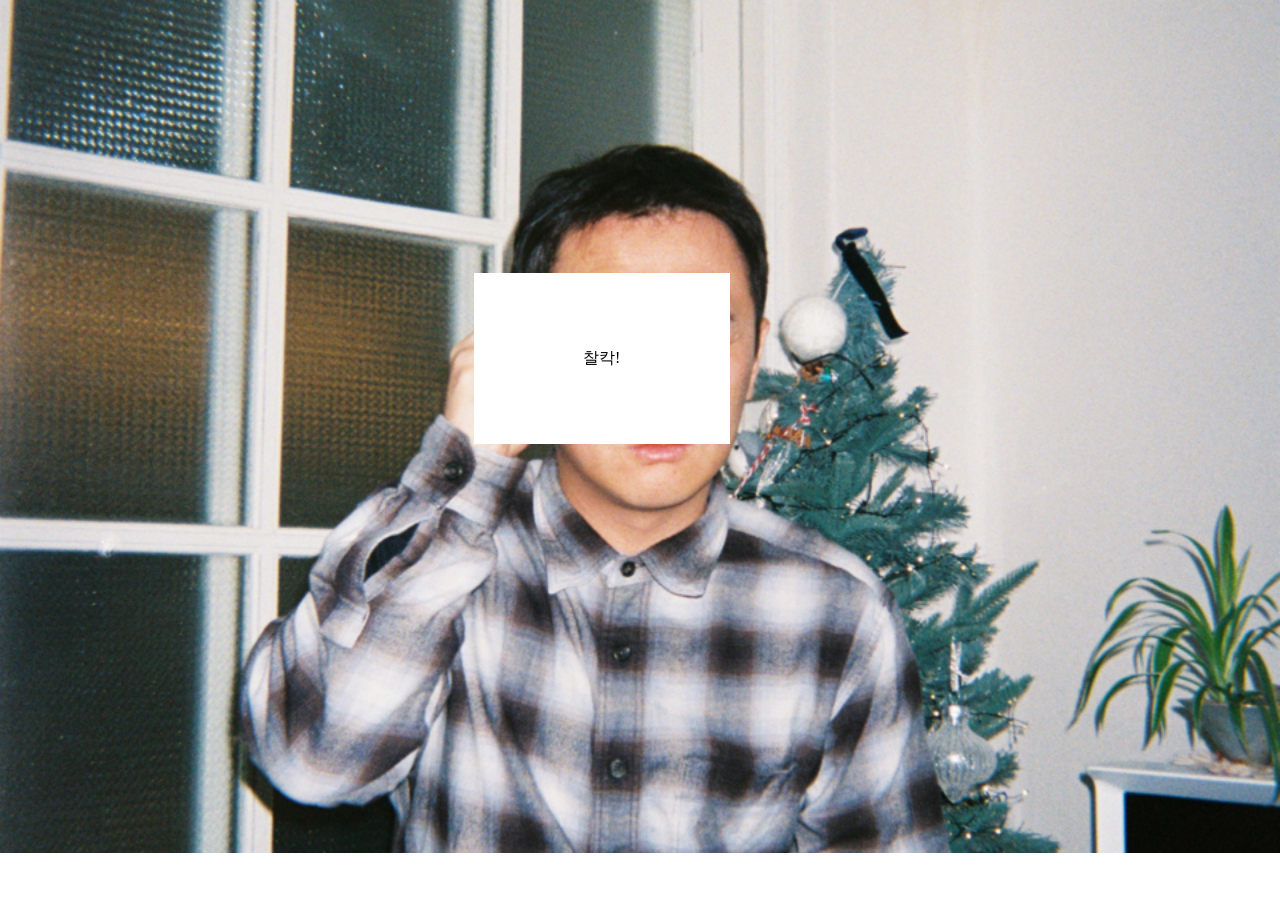
<file: index.html>
<!DOCTYPE html>
<html lang="ko">
    <head>
        <meta charset="UTF-8">
        <meta name="viewport" content="width=device-width, initial-scale=1.0">
<!-- Primary Meta Tags -->
<title>뜻밖의 한 줌 unexpected_zoom</title>
<meta name="title" content="뜻밖의 한 줌 unexpected_zoom" />
<meta name="description" content="사진 속 뜻밖의 한 줌을 포착합니다." />

<!-- Open Graph / Facebook -->
<meta property="og:type" content="website" />
<meta property="og:url" content="https://metatags.io/" />
<meta property="og:title" content="뜻밖의 한 줌 unexpected_zoom" />
<meta property="og:description" content="사진 속 뜻밖의 한 줌을 포착합니다." />
<meta property="og:image" content="thumbnail_unexpectedzoom.png" />

<!-- X (Twitter) -->
<meta property="twitter:card" content="summary_large_image" />
<meta property="twitter:url" content="https://metatags.io/" />
<meta property="twitter:title" content="뜻밖의 한 줌 unexpected_zoom" />
<meta property="twitter:description" content="사진 속 뜻밖의 한 줌을 포착합니다." />
<meta property="twitter:image" content="thumbnail_unexpectedzoom.png" />

<!-- Meta Tags Generated with https://metatags.io -->
        <link rel="stylesheet" href="style.css">
    </head>

    <body>

        <div class="image-wrap">

            <img
                class="full-image"
                src="images/1.png"
                alt="찰칵!이라고 쓰여있는 얼굴 크기의 흰색 사각형을 얼굴 쪽에 들고 정면을 바라보고 있는 남자"
            >

            <a
                class="page1-color-box"
                href="page2.html"
                aria-label="다음 페이지"
            >찰칵!</a>

        </div>

    </body>
</html>
</file>
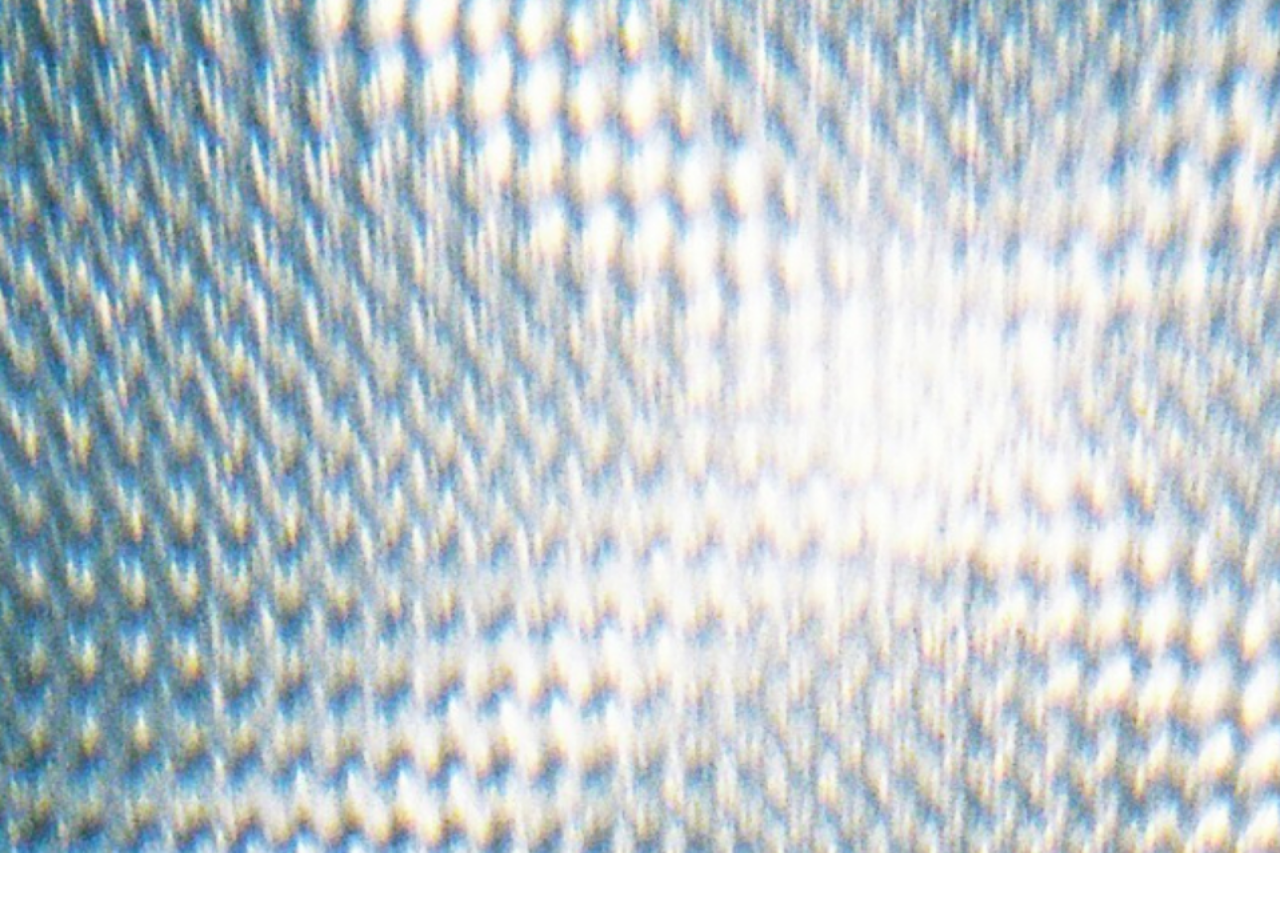
<file: page10.html>
<!DOCTYPE html>
<html lang="ko">
    <head>
        <meta charset="UTF-8">
        <meta name="viewport" content="width=device-width, initial-scale=1.0">
        <title>뜻밖의 한 줌</title>

        <link rel="stylesheet" href="style.css">
    </head>

    <body>
        <a class="index-link" href="page12.html">
            <img
                class="full-image"
                src="images/10.png"
                alt="편해보이는 초록색 카펫과 윤기나는 갈색 고양이 털의 질감"
            >
        </a>
    </body>
</html>
</file>
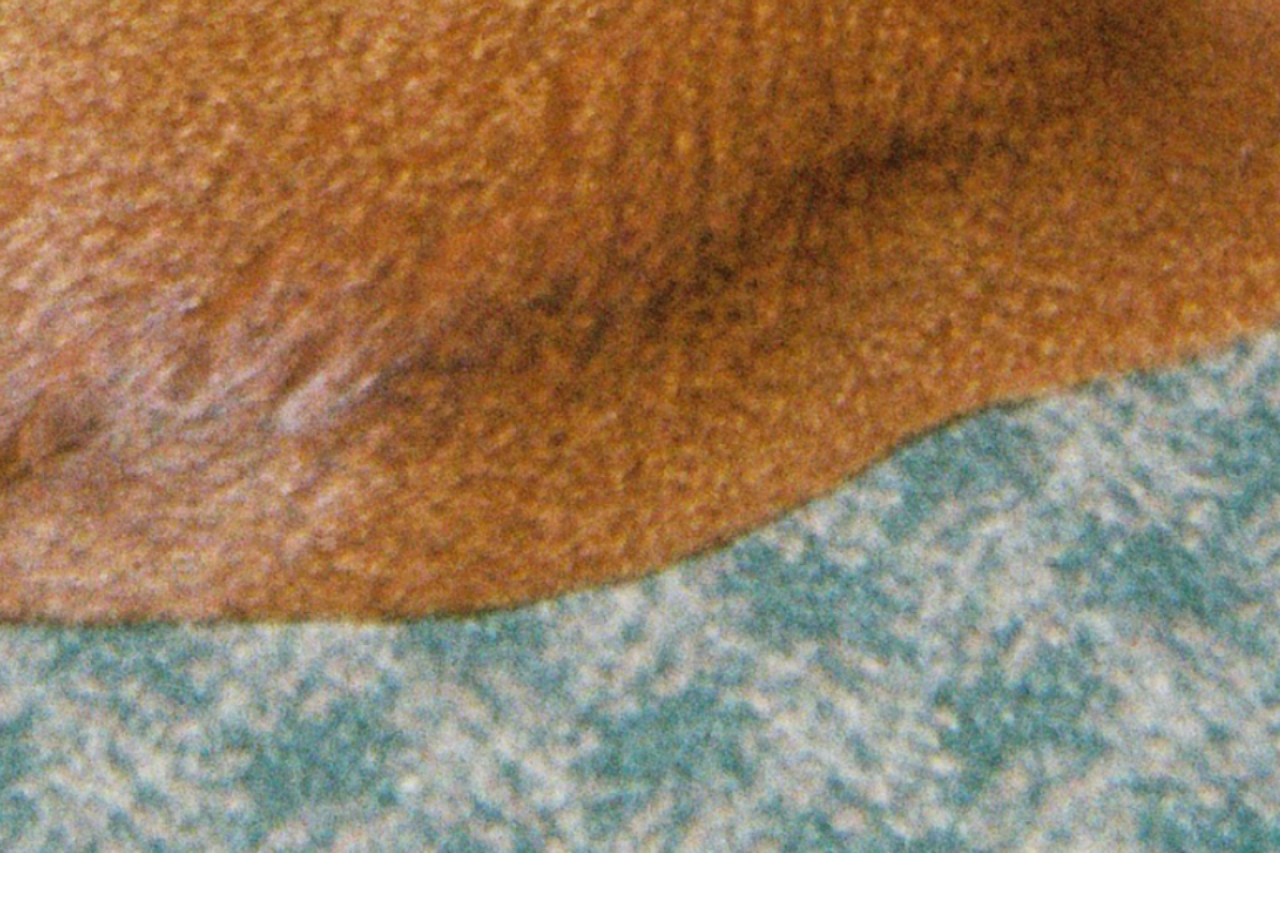
<file: page11.html>
<!DOCTYPE html>
<html lang="ko">
    <head>
        <meta charset="UTF-8">
        <meta name="viewport" content="width=device-width, initial-scale=1.0">
        <title>뜻밖의 한 줌</title>

        <link rel="stylesheet" href="style.css">
    </head>

    <body>
        <a class="index-link" href="page12.html">
            <img
                class="full-image"
                src="images/11.png"
                alt="건물 위에서 아래로 내려다본 풍경 속 횡단보도와 건물 사이를 가로지르는 벽과 '저기...'라는 문구가 쓰은 흰색 박스"
            >
        </a>
    </body>
</html>
</file>
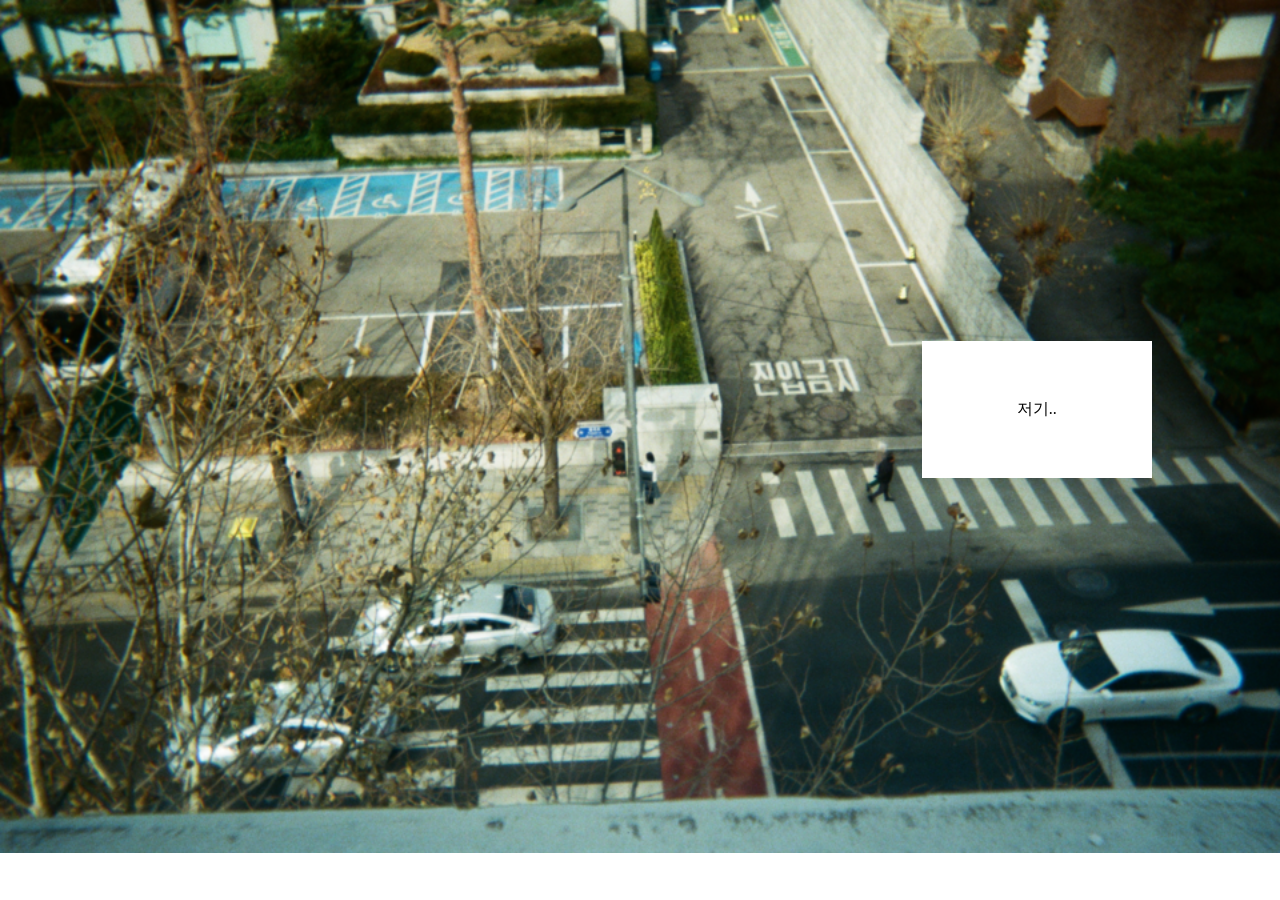
<file: page12.html>
<!DOCTYPE html>
<html lang="ko">
    <head>
        <meta charset="UTF-8">
        <meta name="viewport" content="width=device-width, initial-scale=1.0">

        <title>뜻밖의 한 줌</title>

        <link rel="stylesheet" href="style.css">
    </head>

    <body>

        <div class="image-wrap">

            <img
                class="full-image"
                src="images/12.png"
                alt="'저기..'라는 말을 물을 틈도 없이 벽 사이를 두고 "
            >

            <a
                class="page12-color-box"
                href="page13.html"
                target="_top"
                aria-label="다음 페이지"
            >저기..</a>

        </div>

    </body>
</html>
</file>
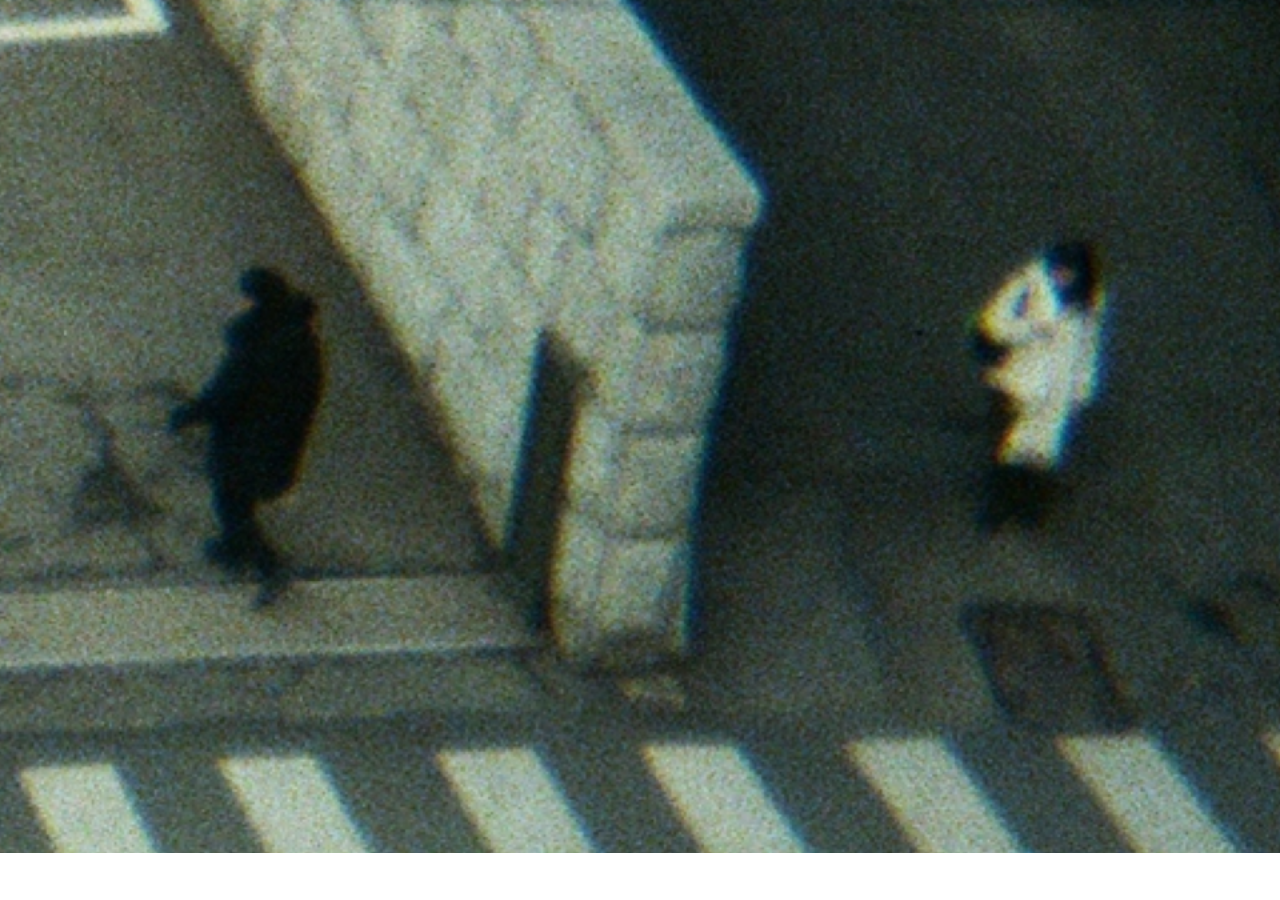
<file: page13.html>
<!DOCTYPE html>
<html lang="ko">
    <head>
        <meta charset="UTF-8">
        <meta name="viewport" content="width=device-width, initial-scale=1.0">
        <title>뜻밖의 한 줌</title>

        <link rel="stylesheet" href="style.css">
    </head>

    <body>
        <a class="index-link" href="index.html">
            <img
                class="full-image"
                src="images/13.png"
                alt=""
            >
        </a>
    </body>
</html>
</file>
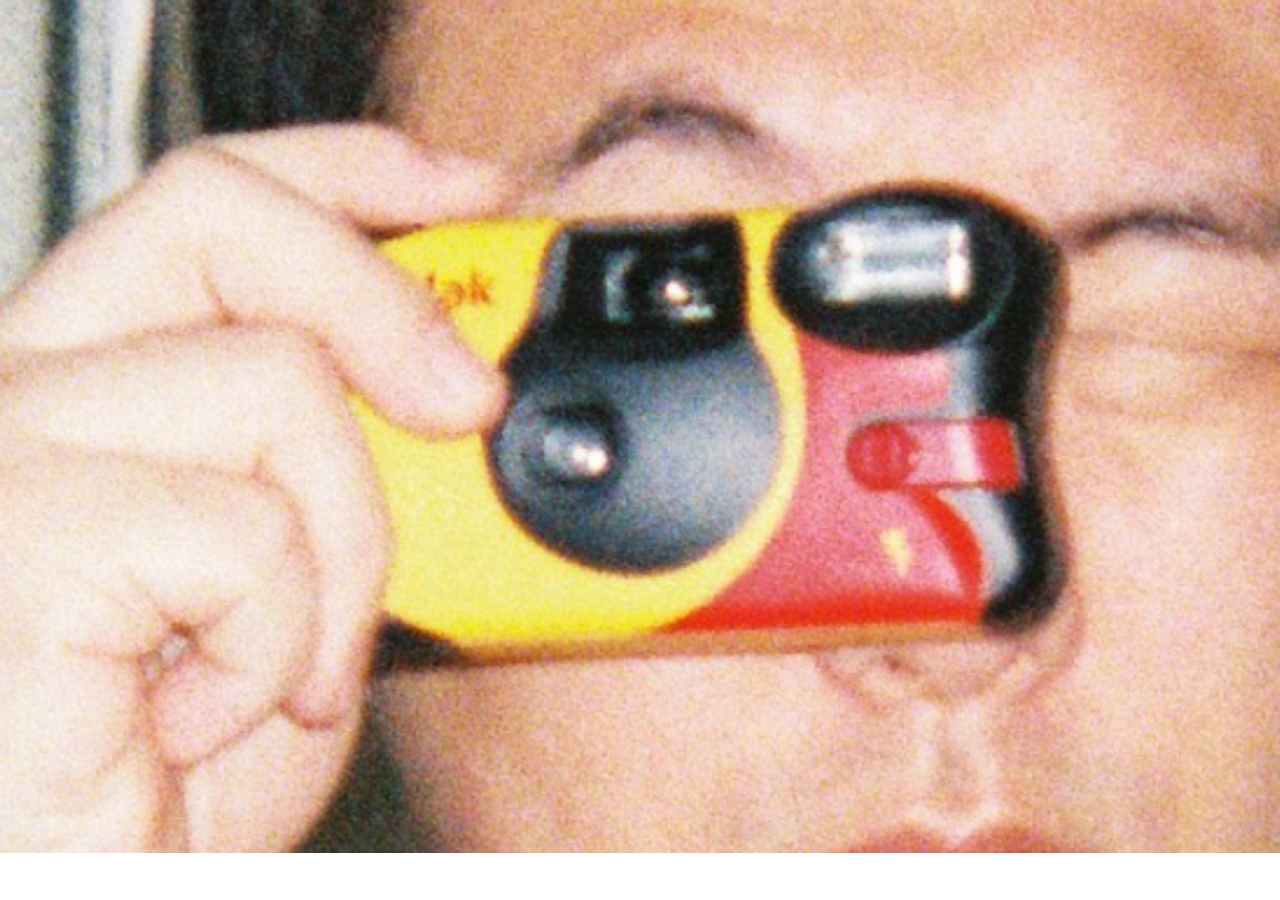
<file: page2.html>
<!DOCTYPE html>
<html lang="ko">
    <head>
        <meta charset="UTF-8">
        <meta name="viewport" content="width=device-width, initial-scale=1.0">
        <title>뜻밖의 한 줌</title>

        <link rel="stylesheet" href="style.css">
    </head>

    <body>
        <a class="index-link" href="page3.html">
            <img
                class="full-image"
                src="images/2.png"
                alt="일회용 카메라로 무언가를 찍는 화면에 꽉찬 얼굴"
            >
        </a>
    </body>
</html>
</file>
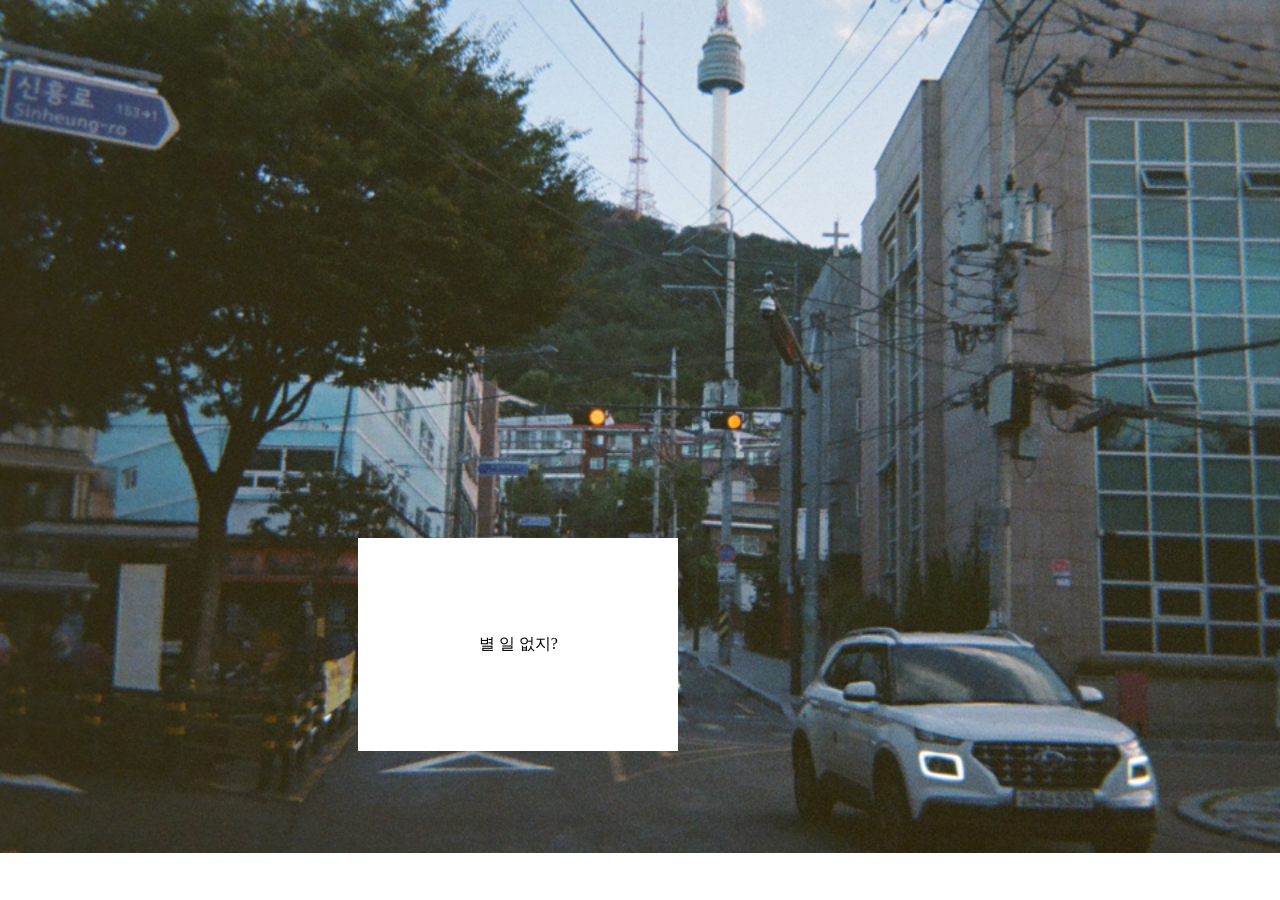
<file: page3.html>
<!DOCTYPE html>
<html lang="ko">
    <head>
        <meta charset="UTF-8">
        <meta name="viewport" content="width=device-width, initial-scale=1.0">

        <title>뜻밖의 한 줌</title>

        <link rel="stylesheet" href="style.css">
    </head>

    <body>

        <div class="image-wrap">

            <img
                class="full-image"
                src="images/3.png"
                alt="남산 타워 아래 큰 나무가 서있는 차도의 풍경 속 '별 일 없지?'라는 문구가 쓰인 흰색 박스"
            >

            <a
                class="page3-color-box"
                href="page4.html"
                aria-label="다음 페이지"
            >별 일 없지?</a>

        </div>

    </body>
</html>
</file>
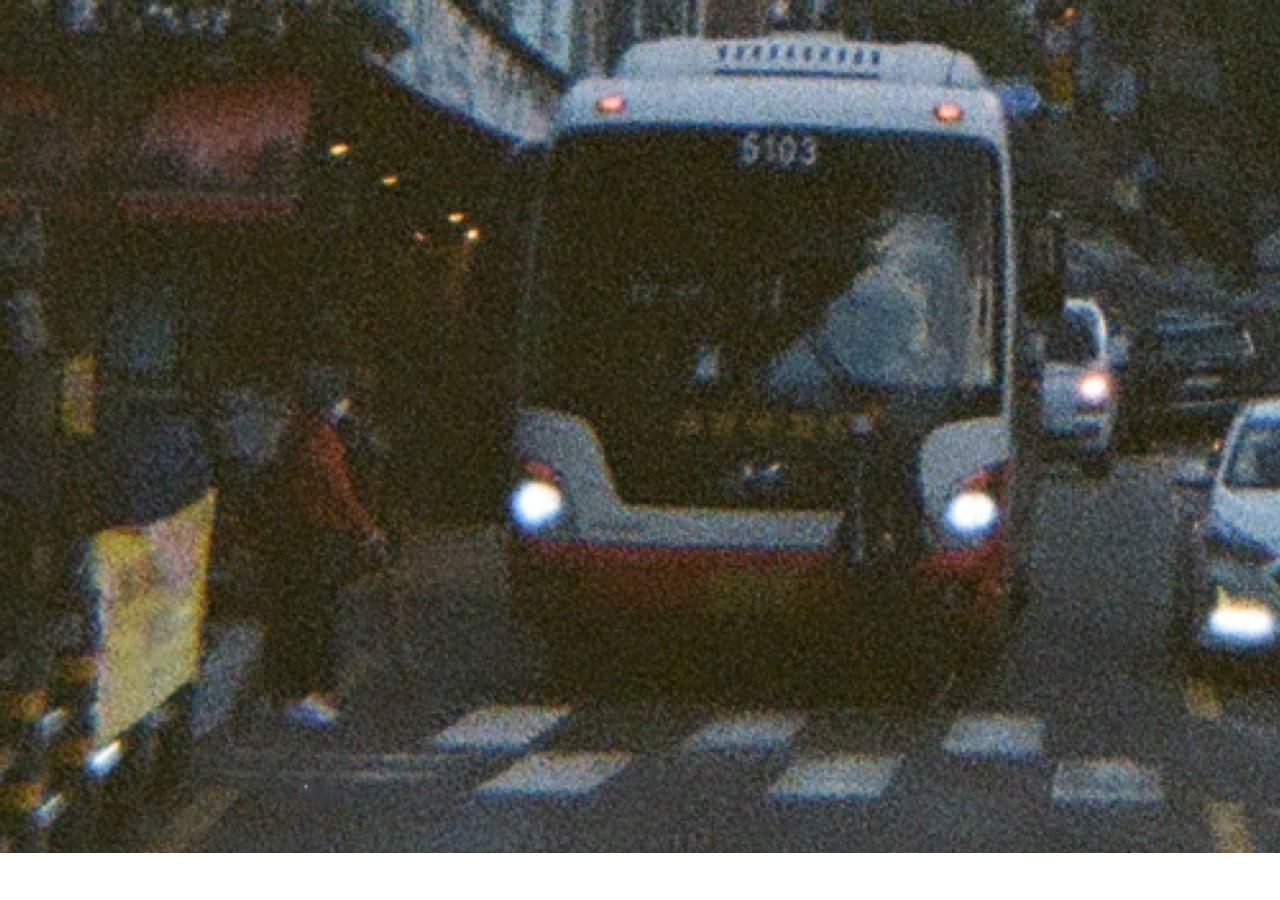
<file: page4.html>
<!DOCTYPE html>
<html lang="ko">
    <head>
        <meta charset="UTF-8">
        <meta name="viewport" content="width=device-width, initial-scale=1.0">
        <title>뜻밖의 한 줌</title>

        <link rel="stylesheet" href="style.css">
    </head>

    <body>
        <a class="index-link" href="page5.html">
            <img
                class="full-image"
                src="images/4.png"
                alt="마주본 상태로 별 일 없어보이는 두 노년의 마스크를 쓴 남과 여"
            >
        </a>
    </body>
</html>
</file>
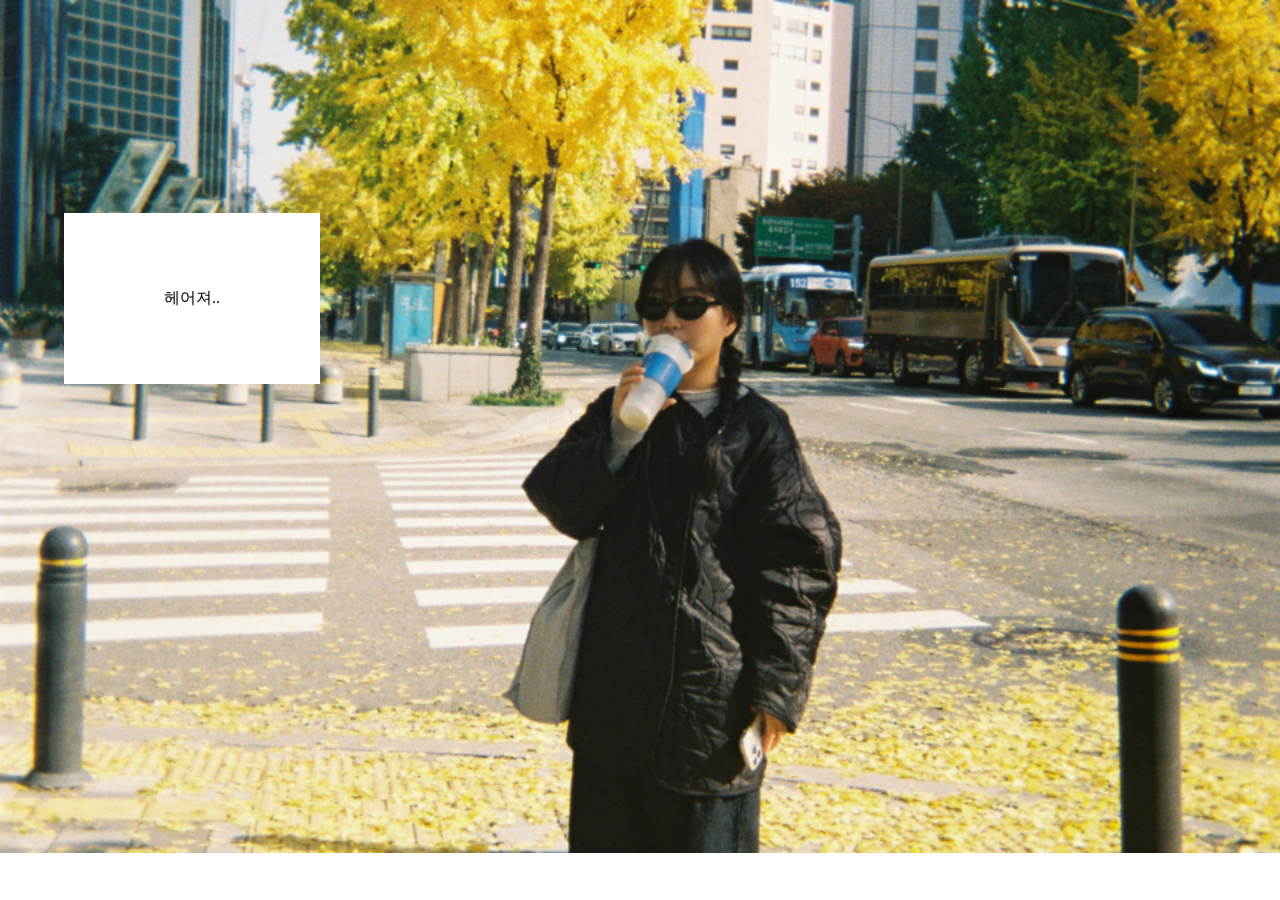
<file: page5.html>
<!DOCTYPE html>
<html lang="ko">
    <head>
        <meta charset="UTF-8">
        <meta name="viewport" content="width=device-width, initial-scale=1.0">

        <title>뜻밖의 한 줌</title>

        <link rel="stylesheet" href="style.css">
    </head>

    <body>

        <div class="image-wrap">

            <img
                class="full-image"
                src="images/5.png"
                alt="단풍나무 가로수 앞에서 테이크아웃 음료를 마시고 있는 선글라스 낀 여자와 여자의 왼편에 '헤어져'라는 문구가 쓰인 흰색 박스 "
            >

            <a
                class="page5-color-box"
                href="page6.html"
                aria-label="다음 페이지"
            >헤어져..</a>

        </div>

    </body>
</html>
</file>
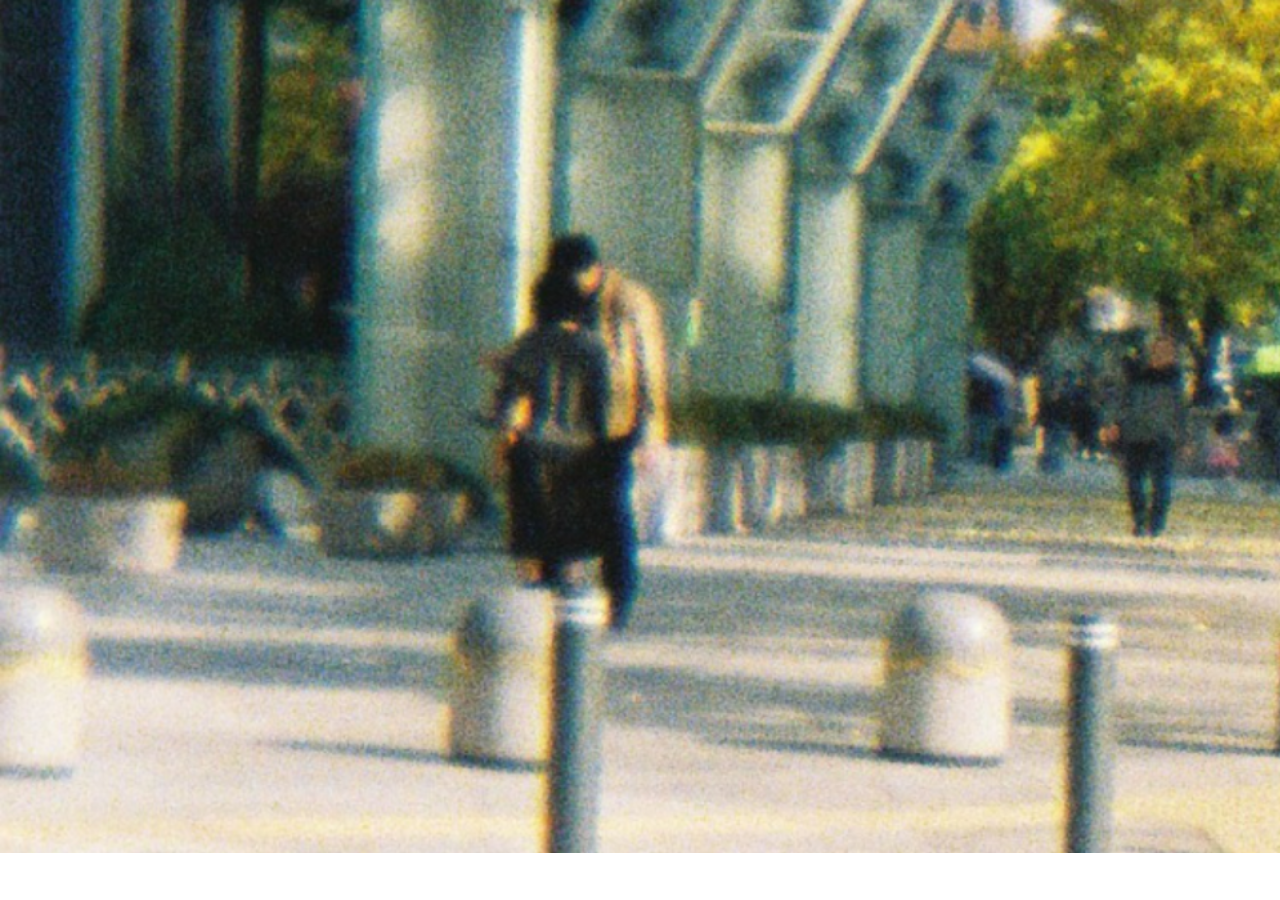
<file: page6.html>
<!DOCTYPE html>
<html lang="ko">
    <head>
        <meta charset="UTF-8">
        <meta name="viewport" content="width=device-width, initial-scale=1.0">
        <title>뜻밖의 한 줌</title>

        <link rel="stylesheet" href="style.css">
    </head>

    <body>
        <a class="index-link" href="page7.html">
            <img
                class="full-image"
                src="images/6.png"
                alt="곧 헤어질 것 같은 분위기를 풍기는 20대 남과 여"
            >
        </a>
    </body>
</html>
</file>
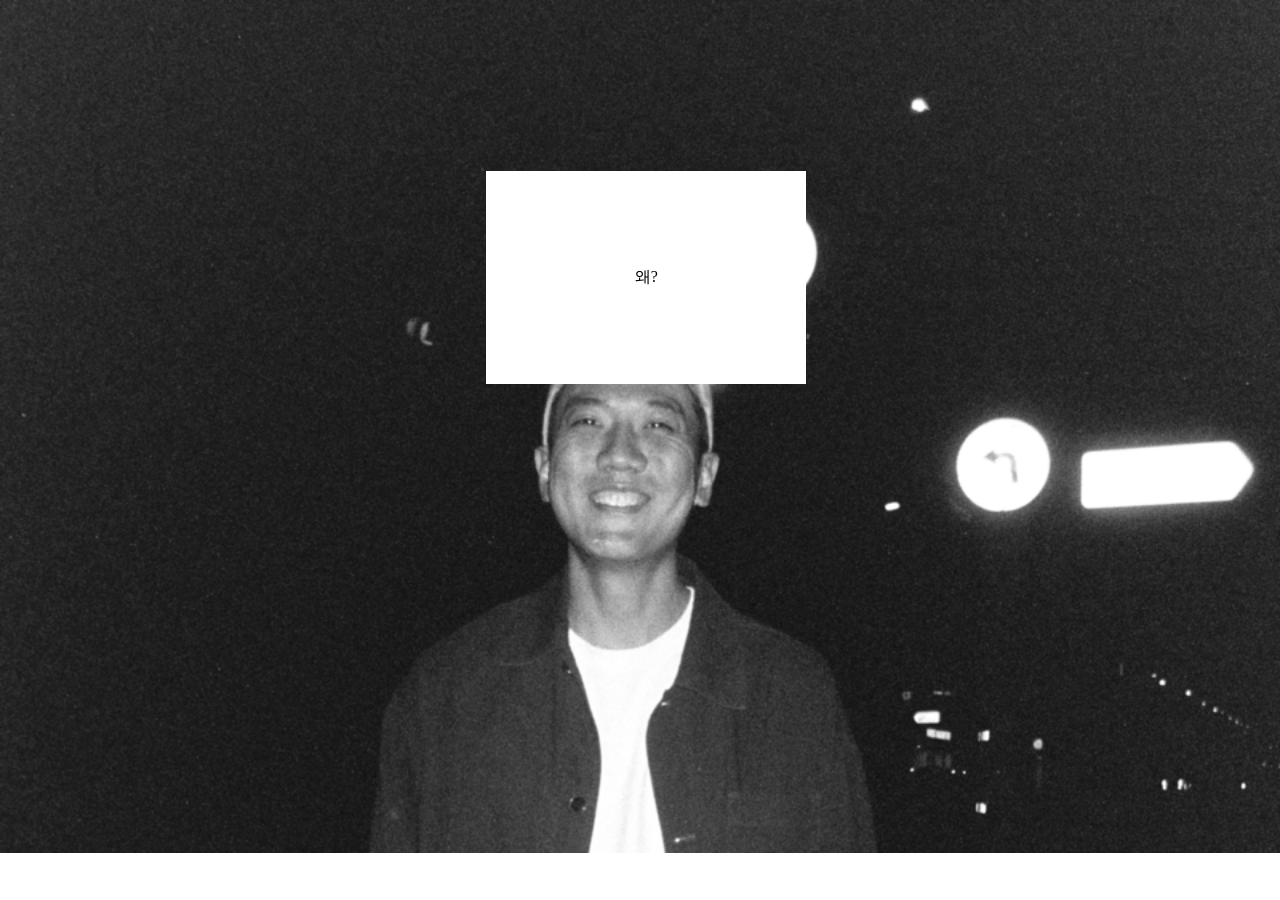
<file: page7.html>
<!DOCTYPE html>
<html lang="ko">
    <head>
        <meta charset="UTF-8">
        <meta name="viewport" content="width=device-width, initial-scale=1.0">

        <title>뜻밖의 한 줌</title>

        <link rel="stylesheet" href="style.css">
    </head>

    <body>

        <div class="image-wrap">

            <img
                class="full-image"
                src="images/7.png"
                alt="환하게 웃고 있는 눈가 주위 주름이 매력적인 남자와 그 머리 위에 '왜?'라는 문구가 쓰여진 흰색 박스"
            >

            <a
                class="page7-color-box"
                href="page8.html"
                aria-label="다음 페이지"
            >왜?</a>

        </div>

    </body>
</html>
</file>
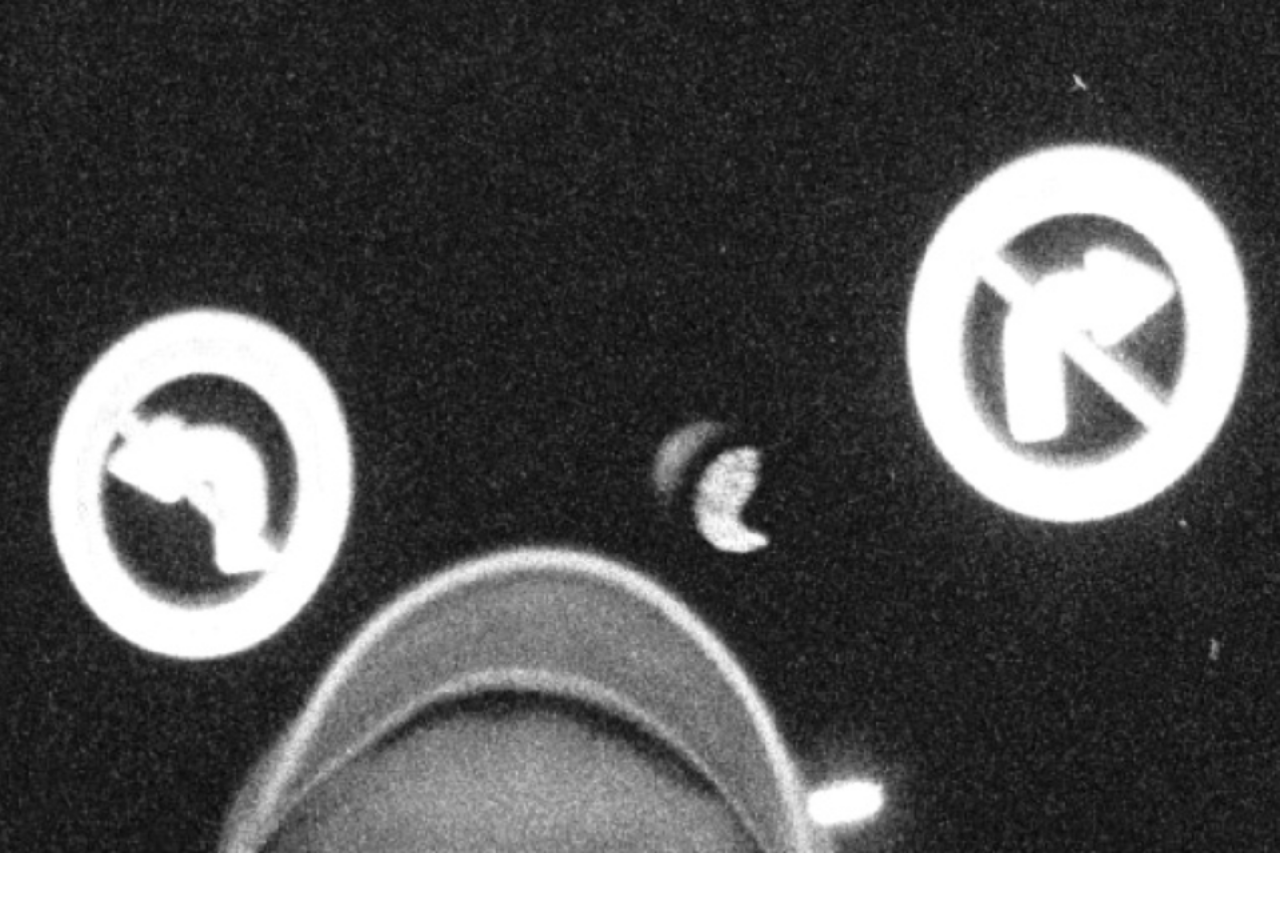
<file: page8.html>
<!DOCTYPE html>
<html lang="ko">
    <head>
        <meta charset="UTF-8">
        <meta name="viewport" content="width=device-width, initial-scale=1.0">
        <title>뜻밖의 한 줌</title>

        <link rel="stylesheet" href="style.css">
    </head>

    <body>
        <a class="index-link" href="page9_split.html">
            <img
                class="full-image"
                src="images/8.png"
                alt="왜 어디로 가야할지 모르겠는 좌회전 우회전 금지 표지판"
            >
        </a>
    </body>
</html>
</file>
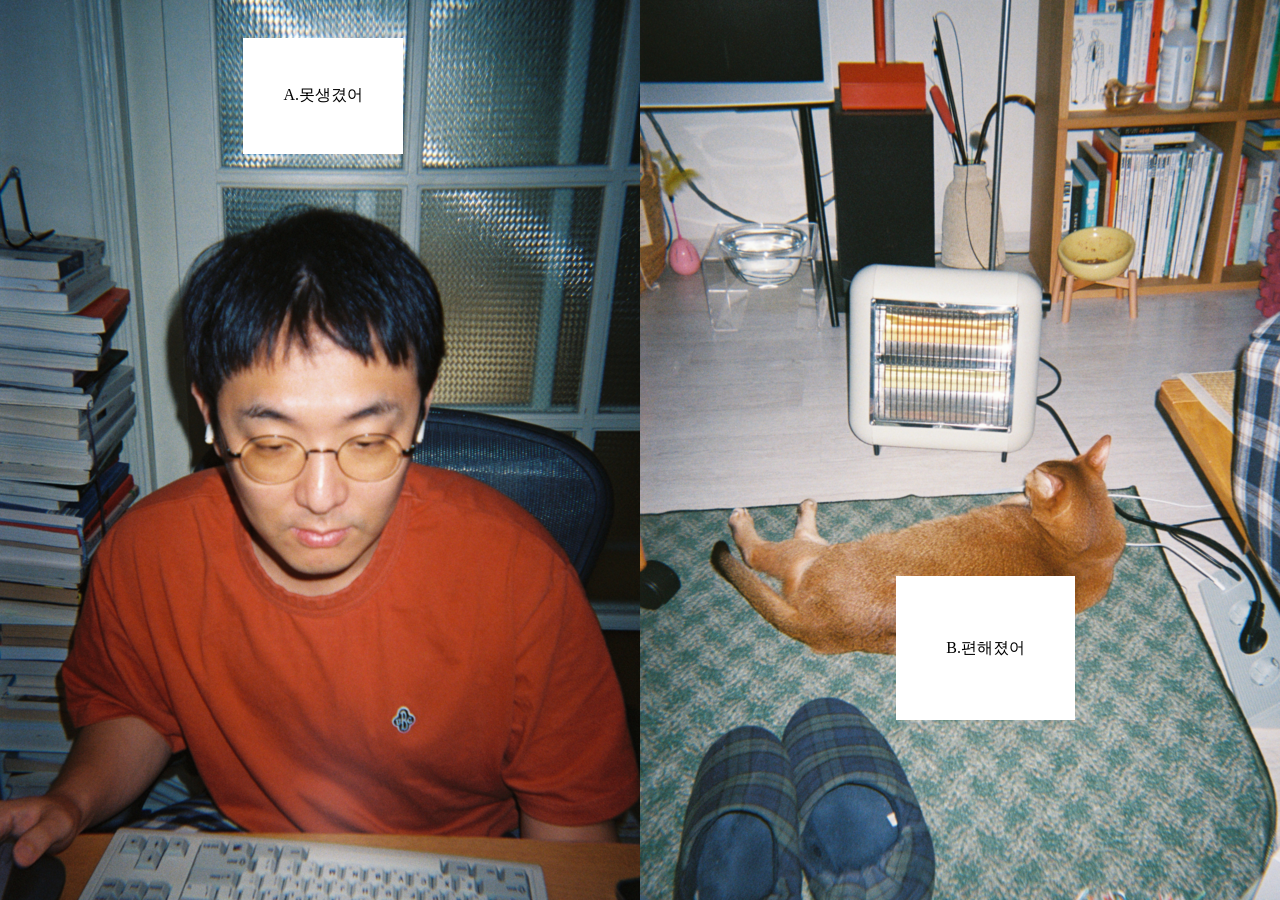
<file: page9_split.html>
<!DOCTYPE html>
<html lang="ko">
    <head>
        <meta charset="UTF-8">
        <meta name="viewport" content="width=device-width, initial-scale=1.0">
        <title>뜻밖의 한 줌</title>
        <style>
            html, body {
                margin: 0;
                padding: 0;
                height: 100%;
            }

            .split-wrap {
                display: flex;
                width: 100%;
                height: 100vh;
            }

            .split-wrap iframe {
                width: 50%;
                height: 100%;
                border: none;
            }
        </style>
    </head>

    <body>
        <div class="split-wrap">
            <iframe src="page9a.html"></iframe>
            <iframe src="page9b.html"></iframe>
        </div>
    </body>
</html>
</file>
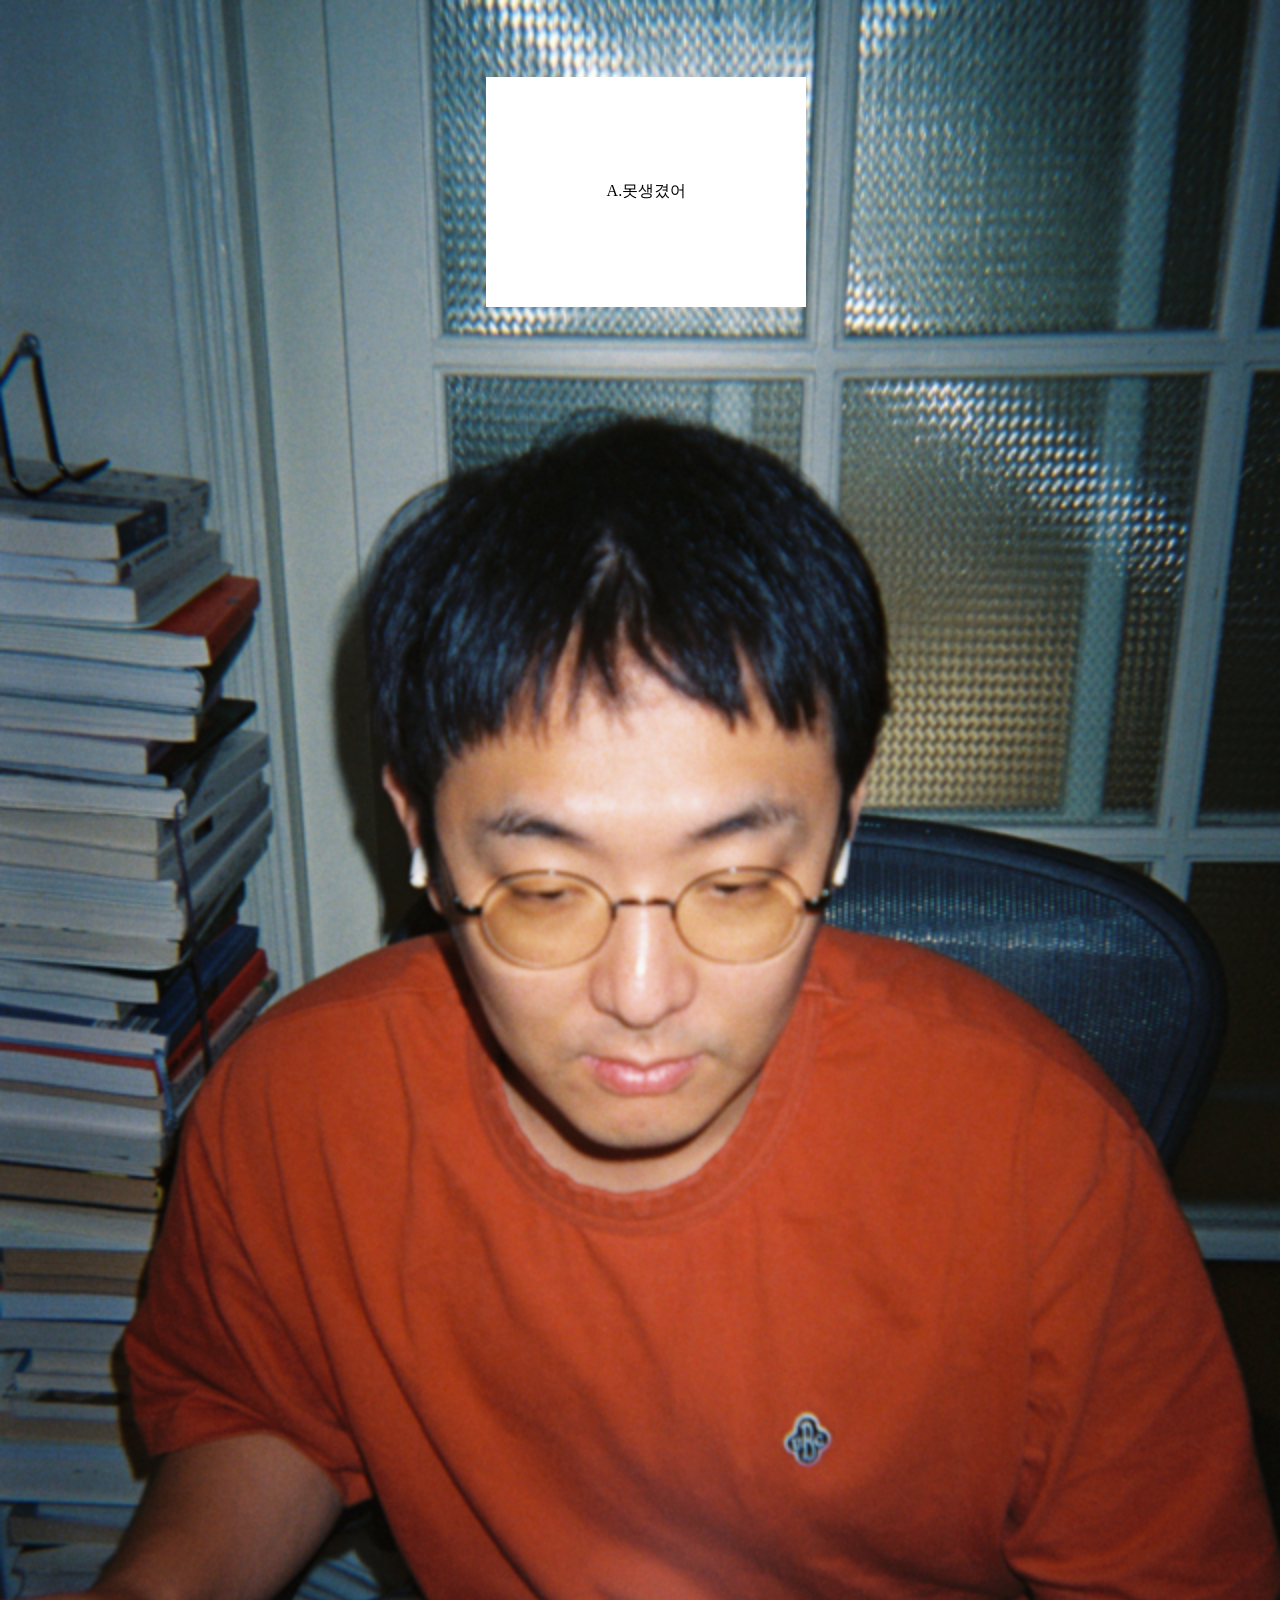
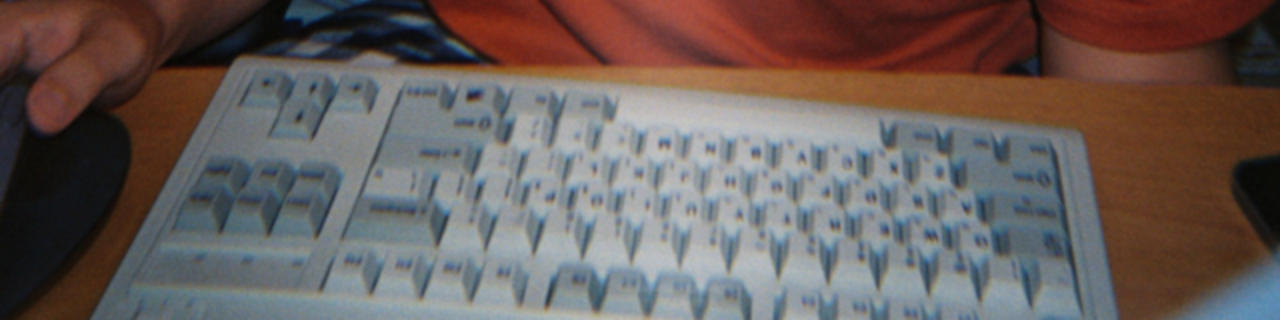
<file: page9a.html>
<!DOCTYPE html>
<html lang="ko">
    <head>
        <meta charset="UTF-8">
        <meta name="viewport" content="width=device-width, initial-scale=1.0">

        <title>뜻밖의 한 줌</title>

        <link rel="stylesheet" href="style.css">
    </head>

    <body>

        <div class="image-wrap">

            <img
                class="full-image"
                src="images/9a.png"
                alt="무언가에 몰두 하고 있는 주황색 옷을 입은 남자와 그 머리 위에 'A.못생겼어'라고 쓰여진 문구"
            >

            <a
                class="page9a-color-box"
                href="page8.html"
                target="_top"
                aria-label="다음 페이지"
            >A.못생겼어</a>

        </div>

    </body>
</html>
</file>
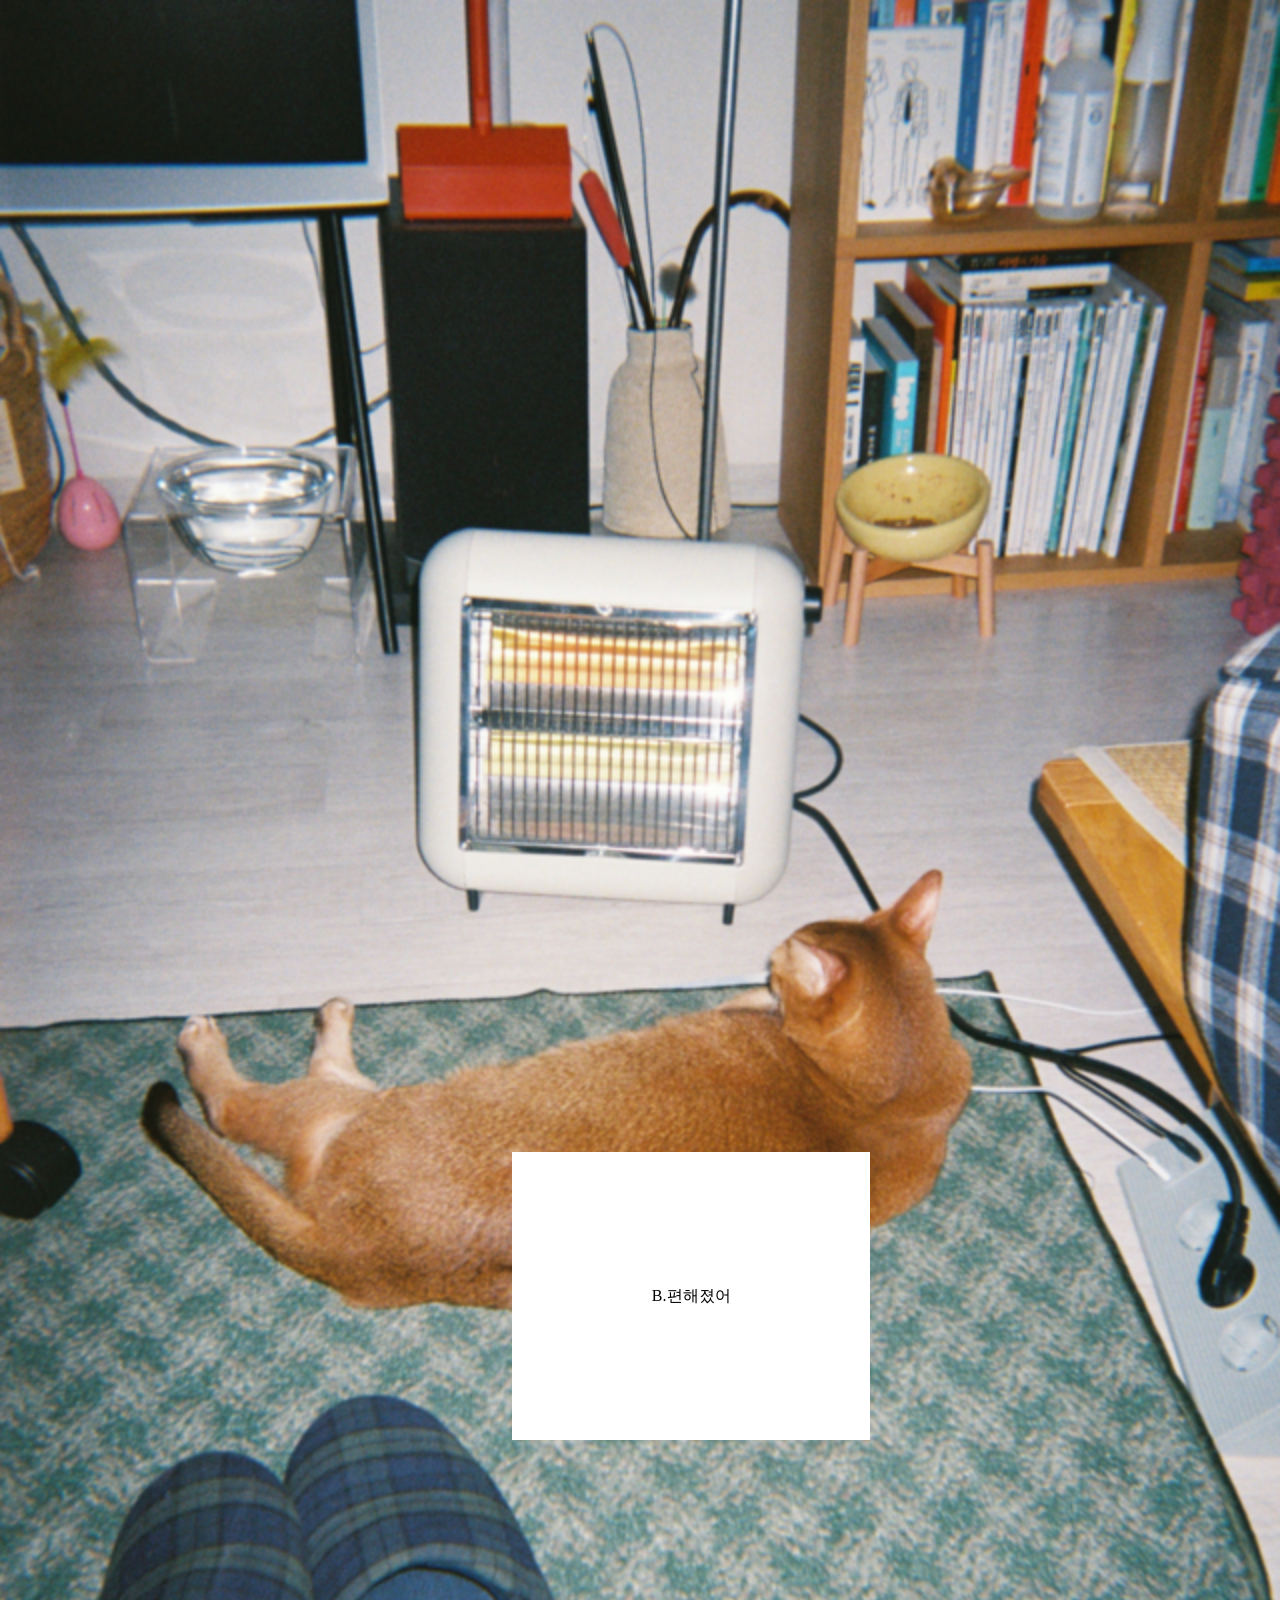
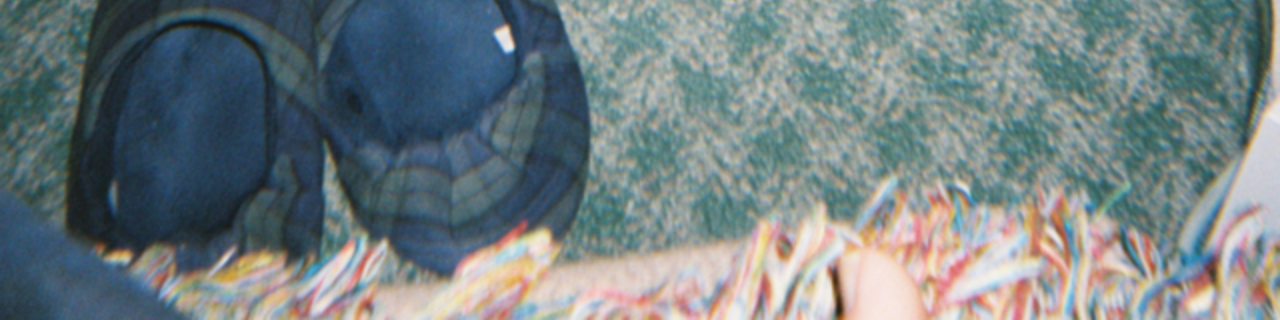
<file: page9b.html>
<!DOCTYPE html>
<html lang="ko">
    <head>
        <meta charset="UTF-8">
        <meta name="viewport" content="width=device-width, initial-scale=1.0">

        <title>뜻밖의 한 줌</title>

        <link rel="stylesheet" href="style.css">
    </head>

    <body>

        <div class="image-wrap">

            <img
                class="full-image"
                src="images/9b.png"
                alt="초록색 카펫 위 난로 앞에 누워 있는 갈색 고앙이와 고양이 등 뒤에 'B.편해졌어'라고 쓰여진 흰색 박스"
            >

            <a
                class="page9b-color-box"
                href="page11.html"
                target="_top"
                aria-label="다음 페이지"
            >B.편해졌어</a>

        </div>

    </body>
</html>
</file>
<file: style.css>
html,
body {
    margin: 0;
    padding: 0;
    width: 100%;
}

.full-image {
    display: block;
    width: 100%;
    height: auto;
}

.image-wrap {
    position: relative;
    width: 100%;
}

.page2-color-box {
    position: absolute;

    left: 37%;
    top: 32%;

    width: 20%;
    height: 20%;

    background-color: yellow;
}

.page1-color-box {
    position: absolute;

    left: 37%;
    top: 32%;

    width: 20%;
    height: 20%;

    background-color: rgb(255, 255, 255);

    display: flex;
    align-items: center;
    justify-content: center;

    color: #000;
    font-size: 16px;
    text-align: center;
    text-decoration: none;
}

.page3-color-box {
    position: absolute;

    left: 28%;
    top: 63%;

    width: 25%;
    height: 25%;

    background-color: #ffffff;

    display: flex;
    align-items: center;
    justify-content: center;

    color: #000;
    font-size: 16px;
    text-align: center;
    text-decoration: none;
}

.page5-color-box {
    position: absolute;

    left: 5%;
    top: 25%;

    width: 20%;
    height: 20%;

    background-color: #ffffff;

    display: flex;
    align-items: center;
    justify-content: center;

    color: #000;
    font-size: 16px;
    text-align: center;
    text-decoration: none;
}

.page7-color-box {
    position: absolute;

    left: 38%;
    top: 20%;

    width: 25%;
    height: 25%;

    background-color: #ffffff;

    display: flex;
    align-items: center;
    justify-content: center;

    color: #000;
    font-size: 16px;
    text-align: center;
    text-decoration: none;
}

.page9a-color-box {
    position: absolute;

    left: 38%;
    top: 4%;

    width: 25%;
    height: 12%;

    background-color: #ffffff;

    display: flex;
    align-items: center;
    justify-content: center;

    color: #000;
    font-size: 16px;
    text-align: center;
    text-decoration: none;
}

.page9b-color-box {
    position: absolute;

    left: 40%;
    top: 60%;

    width: 28%;
    height: 15%;

    background-color: #ffffff;

    display: flex;
    align-items: center;
    justify-content: center;

    color: #000;
    font-size: 16px;
    text-align: center;
    text-decoration: none;
}

.page12-color-box {
    position: absolute;

    left: 72%;
    top: 40%;

    width: 18%;
    height: 16%;

    background-color: #ffffff;

    display: flex;
    align-items: center;
    justify-content: center;

    color: #000;
    font-size: 16px;
    text-align: center;
    text-decoration: none;
}
</file>
